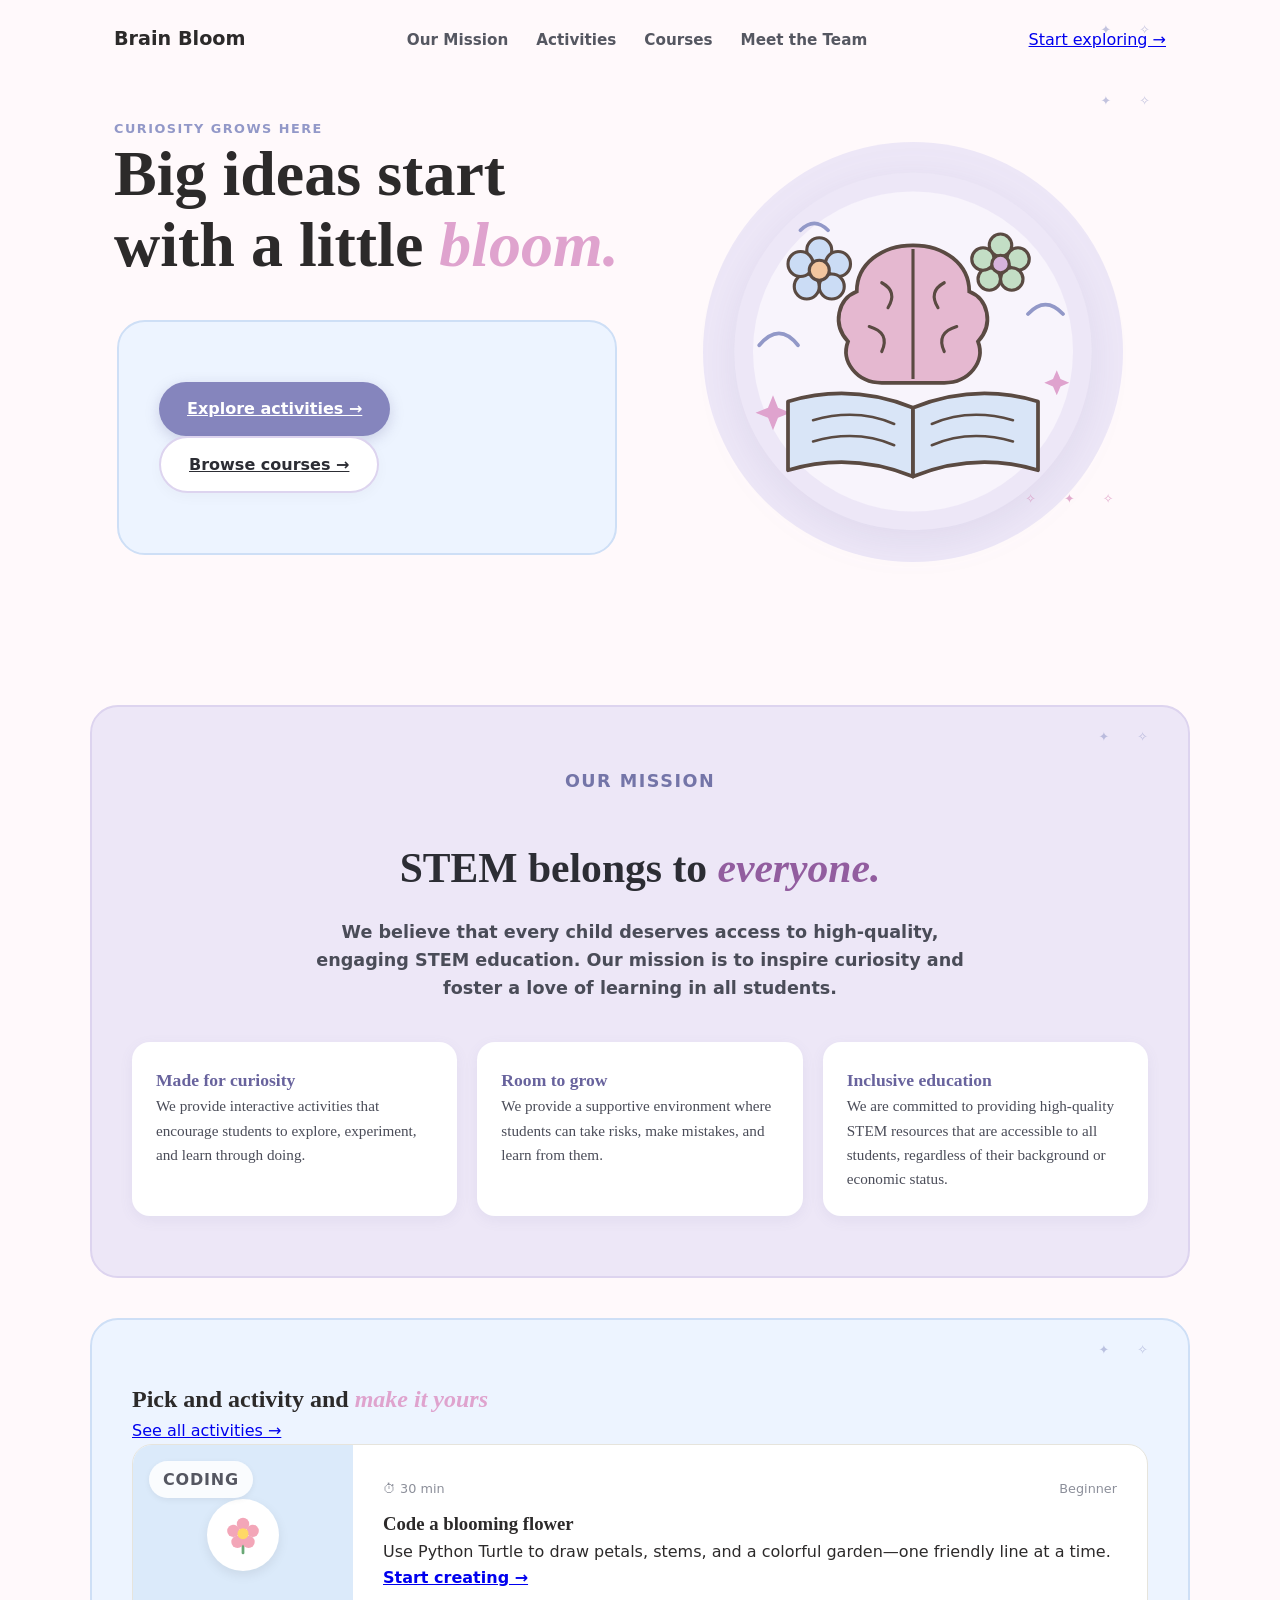
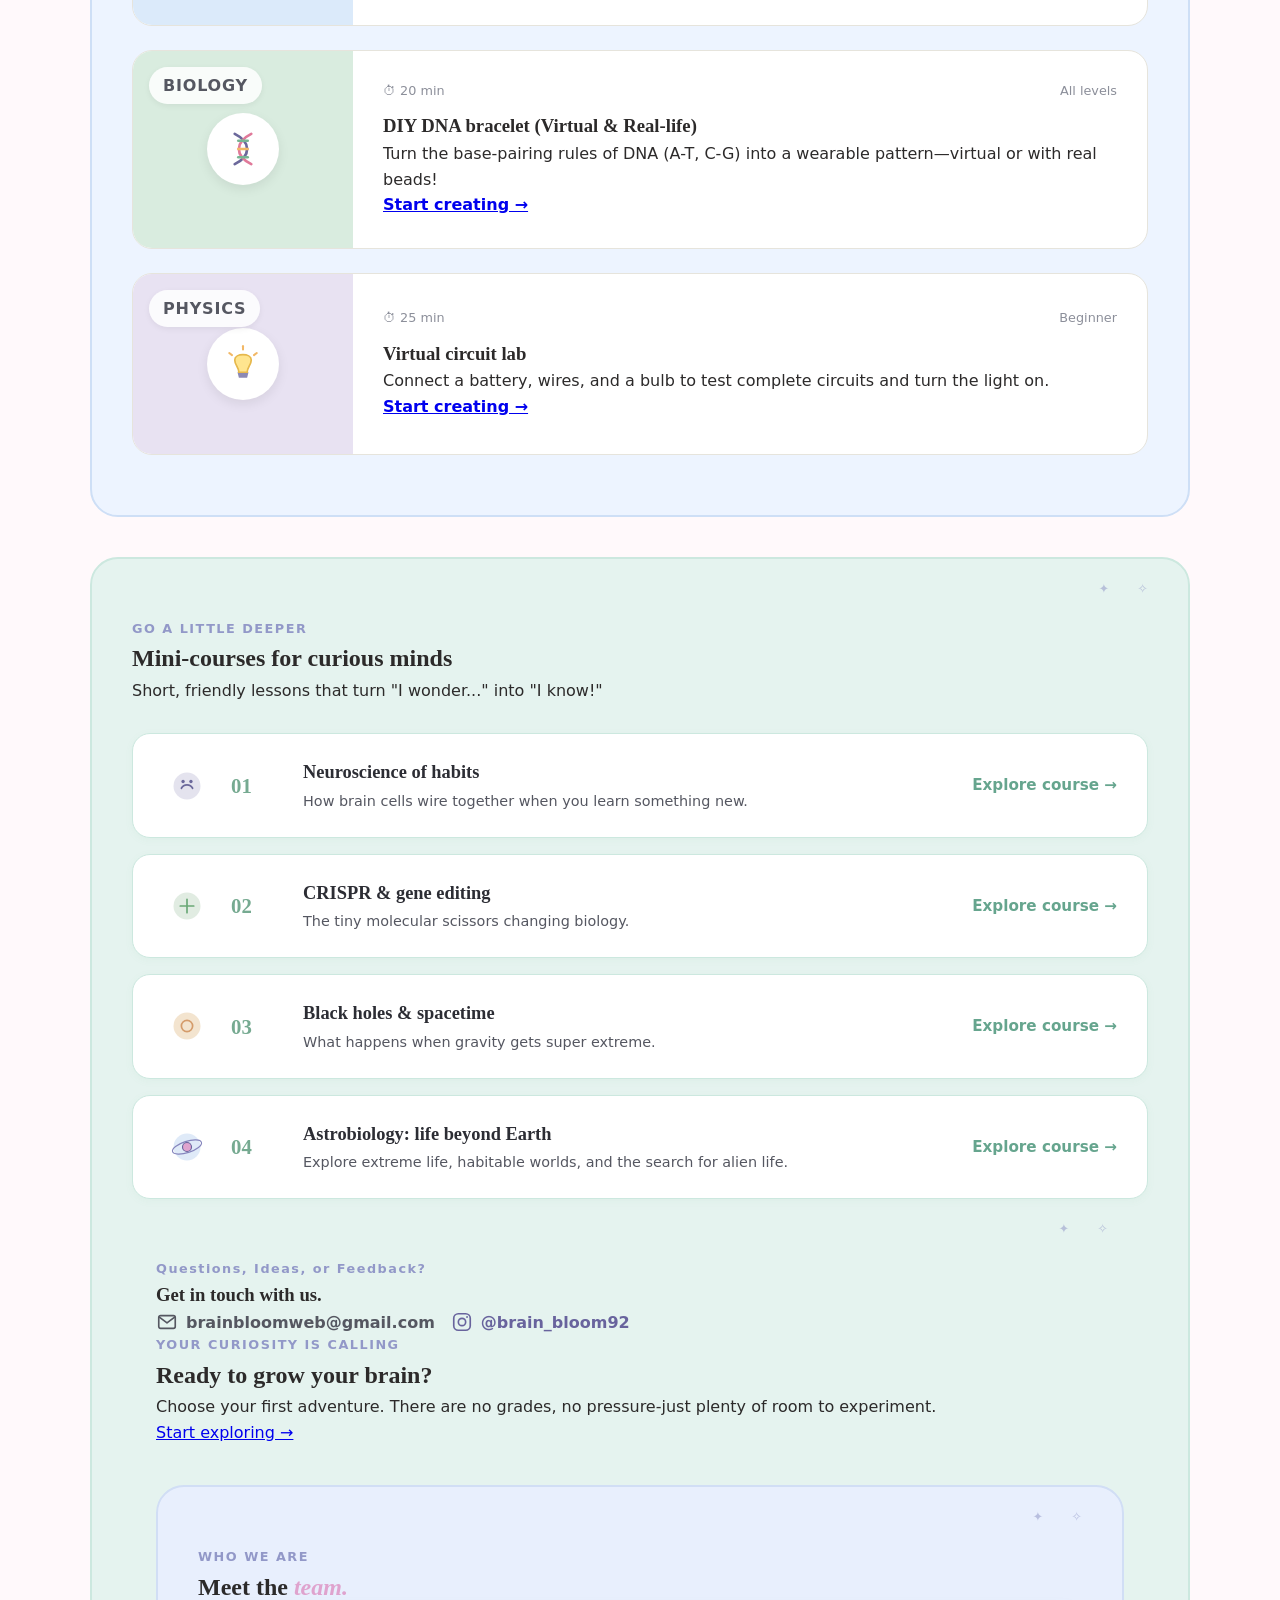
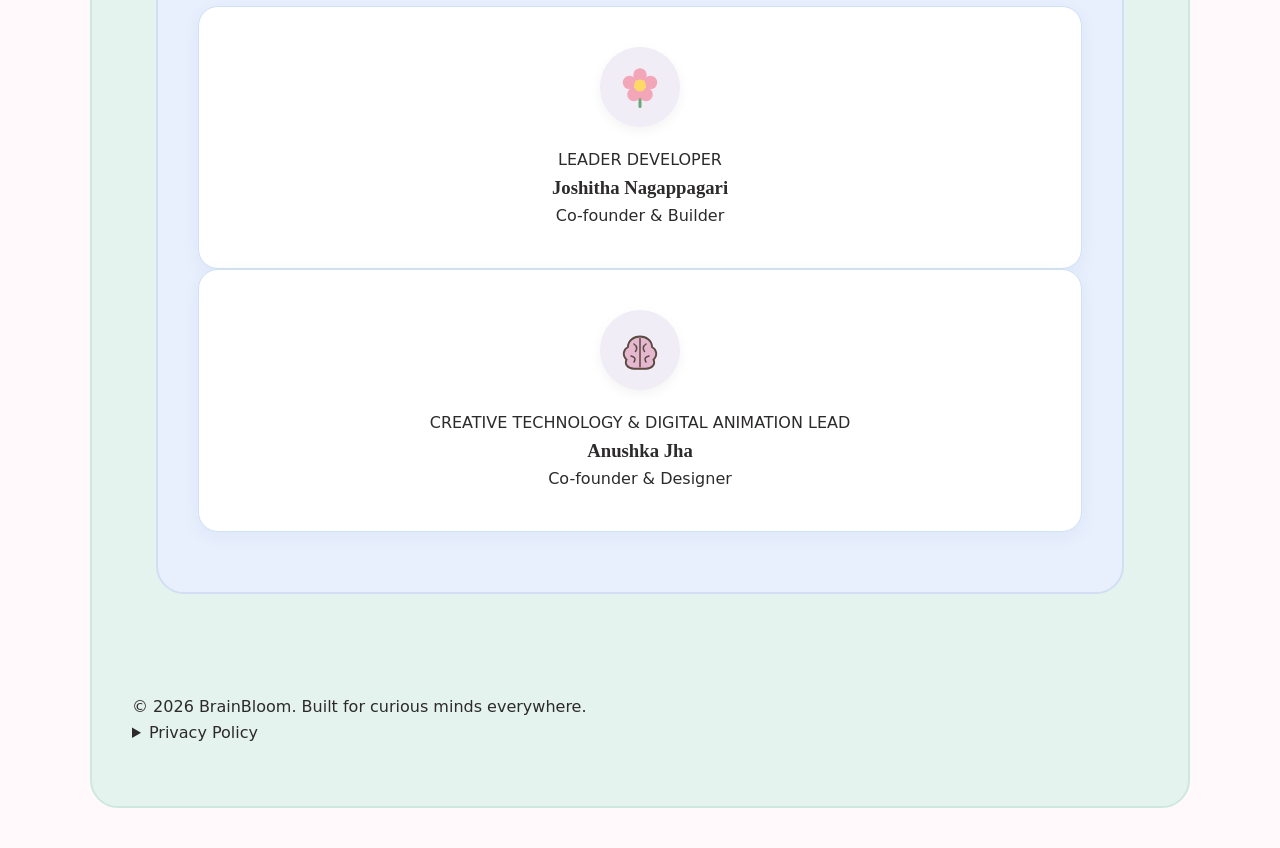
<file: index.html>
<!DOCTYPE html>
<html lang="en">
    <head></title>
        <meta name="google-site-verification" content="GcD1k9qpV2mT0ZJ0G-kSuce1GhQWL5Q63nrF2q7lxPg" />
        <meta charset="UTF-8">
        <meta name="viewport" content="width=device-width, initial-scale=1.0">
        <title>BrainBloom</title>
        <link rel="stylesheet" href="style.css">
    </head>
    <body>
        <header>
    <div class="logo">Brain Bloom</div>
    <nav>
        <ul>
            <li><a href="#mission">Our Mission</a></li>
            <li><a href="#activities">Activities</a></li>
            <li><a href="#courses">Courses</a></li>
            <li><a href="#team">Meet the Team</a></li>
        </ul>
    </nav>
    <a href="#activities" class="nav-cta">Start exploring →</a>
</header>
        <section class="hero">
            <!-- Left Side: Text and buttons -->
            <div class="hero-text">
                <p class="tagline">CURIOSITY GROWS HERE</p>
                <h1>Big ideas start with a little <em>bloom.</em></h1>
                <p class="Free, playful STEM activities and mini-courses for curious minds who love to make, question, and discover.</p>

                  <div class="hero-buttons">
    <a href="#activities" class="hero-btn primary">Explore activities →</a>
    <a href="#courses" class="hero-btn secondary">Browse courses →</a>
                       </div>
            </div>

            <!-- Right Side: Illustration -->
            <div class="hero-image">
    <!-- Custom Brain Bloom SVG Illustration -->
    <svg viewBox="0 0 320 300" width="400" height="375" role="img" aria-label="A smiling brain with flowers growing from an open book" xmlns="http://www.w3.org/2000/svg">
        <circle cx="160" cy="150" r="143" fill="#ede7f7"/>
        <circle cx="160" cy="150" r="128" fill="#f8f4fc"/>
        <path d="M37 145 Q53 126 68 145 M252 120 Q266 105 280 120 M70 53 Q81 42 92 53" fill="none" stroke="#9298c8" stroke-width="3" stroke-linecap="round"/>
        <path d="M48 185 L52 195 L62 199 L52 203 L48 213 L44 203 L34 199 L44 195 Z M275 165 L278 172 L285 175 L278 178 L275 185 L272 178 L265 175 L272 172 Z" fill="#dfa3ce"/>
        <!-- Back Flower (Left - Sky Blue) -->
        <g transform="translate(85, 85)">
            <circle cx="0" cy="-16" r="10" fill="#cbdcf5" stroke="#5a4a42" stroke-width="2.5"/>
            <circle cx="15" cy="-5" r="10" fill="#cbdcf5" stroke="#5a4a42" stroke-width="2.5"/>
            <circle cx="10" cy="13" r="10" fill="#cbdcf5" stroke="#5a4a42" stroke-width="2.5"/>
            <circle cx="-10" cy="13" r="10" fill="#cbdcf5" stroke="#5a4a42" stroke-width="2.5"/>
            <circle cx="-15" cy="-5" r="10" fill="#cbdcf5" stroke="#5a4a42" stroke-width="2.5"/>
            <circle cx="0" cy="0" r="8" fill="#f3c69f" stroke="#5a4a42" stroke-width="2.5"/>
        </g>
        <!-- Back Flower (Right - Mint) -->
        <g transform="translate(230, 80)">
            <circle cx="0" cy="-15" r="9" fill="#c3dec5" stroke="#5a4a42" stroke-width="2.5"/>
            <circle cx="14" cy="-4" r="9" fill="#c3dec5" stroke="#5a4a42" stroke-width="2.5"/>
            <circle cx="9" cy="12" r="9" fill="#c3dec5" stroke="#5a4a42" stroke-width="2.5"/>
            <circle cx="-9" cy="12" r="9" fill="#c3dec5" stroke="#5a4a42" stroke-width="2.5"/>
            <circle cx="-14" cy="-4" r="9" fill="#c3dec5" stroke="#5a4a42" stroke-width="2.5"/>
            <circle cx="0" cy="0" r="7" fill="#d7b3dc" stroke="#5a4a42" stroke-width="2.5"/>
        </g>
        <!-- Pink Brain -->
        <path d="M160 65 C135 65, 115 80, 115 102 C100 108, 95 128, 108 142 C102 158, 115 175, 135 175 L185 175 C205 175, 218 158, 212 142 C225 128, 220 108, 205 102 C205 80, 185 65, 160 65 Z" fill="#e5b8d0" stroke="#5a4a42" stroke-width="3"/>
        <!-- Brain Squiggles & Center Line -->
        <line x1="160" y1="68" x2="160" y2="172" stroke="#5a4a42" stroke-width="2.5"/>
        <path d="M135 95 Q148 102 140 115 M125 130 Q142 135 135 150 M185 95 Q172 102 180 115 M195 130 Q178 135 185 150" fill="none" stroke="#5a4a42" stroke-width="2.5" stroke-linecap="round"/>
        <!-- Open Book -->
        <path d="M60 190 Q110 175 160 195 L160 250 Q110 230 60 245 Z" fill="#d9e5f7" stroke="#5a4a42" stroke-width="3" stroke-linejoin="round"/>
        <path d="M260 190 Q210 175 160 195 L160 250 Q210 230 260 245 Z" fill="#d9e5f7" stroke="#5a4a42" stroke-width="3" stroke-linejoin="round"/>
        <!-- Book Page Lines -->
        <path d="M80 205 Q115 195 145 208 M80 222 Q115 212 145 225 M240 205 Q205 195 175 208 M240 222 Q205 212 175 225" fill="none" stroke="#5a4a42" stroke-width="2" stroke-linecap="round"/>
    </svg>
</div>
               
        </section>
        <section id="mission" class="mission">
            <p class="tagline">OUR MISSION</p>
            <h2>STEM belongs to <em>everyone.</em></h2>
            <p>We believe that every child deserves access to high-quality, engaging STEM education. Our mission is to inspire curiosity and foster a love of learning in all students.</p>

            <!-- Three Pillars -->
            <div class="pillars">
                <div class="pillar">
                    <h3>Made for curiosity
                    <p>We provide interactive activities that encourage students to explore, experiment, and learn through doing.</p>
                </div>
                <div class="pillar">
                    <h3>Room to grow
                    <p>We provide a supportive environment where students can take risks, make mistakes, and learn from them.</p>
                </div>
                <div class="pillar">
                    <h3>Inclusive education
                    <p>We are committed to providing high-quality STEM resources that are accessible to all students, regardless of their background or economic status.</p>
                </div>
        </section>
        <!-- ACTIVITIES SECTION (ADD MORE ACTIVITIES LATER) -->
        <section id="activities" class="activities">
            <div class="section-header">
                <h2>Pick and activity and <em>make it yours</em></h2>
                <a href="#all-activities">See all activities &rarr;</a>
            </div>

            <!-- Container for all 3 cards -->
            <div class="cards-grid">

               <div class="cards-grid">
    
   <div class="cards-grid">
    
    <!-- Card 1: Python Flower -->
    <article class="card" onclick="openModal('python', event)">
        <div class="card-banner blue">
            <span class="badge">CODING</span>
            <div class="card-icon">
                <svg viewBox="0 0 64 64" width="44" height="44">
                    <line x1="32" y1="32" x2="32" y2="58" stroke="#6aa876" stroke-width="4" stroke-linecap="round"/>
                    <circle cx="32" cy="16" r="9" fill="#f3a6b8"/>
                    <circle cx="46" cy="26" r="9" fill="#f3a6b8"/>
                    <circle cx="40" cy="42" r="9" fill="#f3a6b8"/>
                    <circle cx="24" cy="42" r="9" fill="#f3a6b8"/>
                    <circle cx="18" cy="26" r="9" fill="#f3a6b8"/>
                    <circle cx="32" cy="30" r="8" fill="#ffd966"/>
                </svg>
            </div>
        </div>
        <div class="card-body">
            <div class="card-meta-row">
                <span>⏱ 30 min</span>
                <span>Beginner</span>
            </div>
            <h3>Code a blooming flower</h3>
            <p>Use Python Turtle to draw petals, stems, and a colorful garden—one friendly line at a time.</p>
            <a href="javascript:void(0)">Start creating →</a>
        </div>
    </article>

    <!-- Card 2: DNA Bracelet -->
    <article class="card" onclick="openModal('dna', event)">
        <div class="card-banner mint">
            <span class="badge">BIOLOGY</span>
            <div class="card-icon">
                <svg viewBox="0 0 64 64" width="44" height="44">
                    <path d="M20 10 C44 22, 44 42, 20 54" fill="none" stroke="#6b689b" stroke-width="4" stroke-linecap="round"/>
                    <path d="M44 10 C20 22, 20 42, 44 54" fill="none" stroke="#e07a9a" stroke-width="4" stroke-linecap="round"/>
                    <line x1="25" y1="20" x2="39" y2="20" stroke="#76b593" stroke-width="3.5" stroke-linecap="round"/>
                    <line x1="25" y1="32" x2="39" y2="32" stroke="#f2b866" stroke-width="3.5" stroke-linecap="round"/>
                    <line x1="25" y1="44" x2="39" y2="44" stroke="#76b593" stroke-width="3.5" stroke-linecap="round"/>
                </svg>
            </div>
        </div>
        <div class="card-body">
            <div class="card-meta-row">
                <span>⏱ 20 min</span>
                <span>All levels</span>
            </div>
            <h3>DIY DNA bracelet (Virtual & Real-life)</h3>
            <p>Turn the base-pairing rules of DNA (A-T, C-G) into a wearable pattern—virtual or with real beads!</p>
            <a href="javascript:void(0)">Start creating →</a>
        </div>
    </article>

    <!-- Card 3: Virtual Circuit -->
    <article class="card" onclick="openModal('circuit', event)">
        <div class="card-banner lavender">
            <span class="badge">PHYSICS</span>
            <div class="card-icon">
                <svg viewBox="0 0 64 64" width="44" height="44">
                    <path d="M24 44 L40 44 L38 52 L26 52 Z" fill="#8c89b4"/>
                    <path d="M20 26 C20 16, 44 16, 44 26 C44 33, 38 37, 38 44 L26 44 C26 37, 20 33, 20 26 Z" fill="#ffe58f" stroke="#e6b84c" stroke-width="2.5"/>
                    <line x1="32" y1="6" x2="32" y2="11" stroke="#f2b866" stroke-width="3" stroke-linecap="round"/>
                    <line x1="12" y1="16" x2="16" y2="19" stroke="#f2b866" stroke-width="3" stroke-linecap="round"/>
                    <line x1="52" y1="16" x2="48" y2="19" stroke="#f2b866" stroke-width="3" stroke-linecap="round"/>
                </svg>
            </div>
        </div>
        <div class="card-body">
            <div class="card-meta-row">
                <span>⏱ 25 min</span>
                <span>Beginner</span>
            </div>
            <h3>Virtual circuit lab</h3>
            <p>Connect a battery, wires, and a bulb to test complete circuits and turn the light on.</p>
            <a href="javascript:void(0)">Start creating →</a>
        </div>
    </article>

</div>
</div>
    </article>


            </div>
            <!-- PLACEHOLDER: Paste interactive Python, DNA, and circuit mini-apps right here later!-->
        </section>

        <!-- MINI-COURSES SECTION (ADD MORE COURSES LATER) -->
        <section id="courses" class="courses">
            <div class="section-header">
                <div>
                    <p class="tagline">GO A LITTLE DEEPER</p>
                    <h2>Mini-courses for curious minds</h2>
                </div>
                <p>Short, friendly lessons that turn "I wonder..." into "I know!"</p>
            </div>

            <!-- COURSE LIST -->
           <div class="course-list">
    
    <!-- Course 1 -->
    <div class="course-item" onclick="openModal('neuro', event)">
        <div class="course-left">
            <div class="course-icon">
                <svg viewBox="0 0 64 64" width="36" height="36">
                    <circle cx="32" cy="32" r="24" fill="#e4e3ee"/>
                    <path d="M22 36 C26 28, 38 28, 42 36" fill="none" stroke="#6b689b" stroke-width="3" stroke-linecap="round"/>
                    <circle cx="25" cy="24" r="3" fill="#6b689b"/>
                    <circle cx="39" cy="24" r="3" fill="#6b689b"/>
                </svg>
            </div>
            <span class="course-number">01</span>
            <div class="course-info">
                <h3>Neuroscience of habits</h3>
                <p>How brain cells wire together when you learn something new.</p>
            </div>
        </div>
        <a href="javascript:void(0)">Explore course →</a>
    </div>

    <!-- Course 2 -->
    <div class="course-item" onclick="openModal('crispr', event)">
        <div class="course-left">
            <div class="course-icon">
                <svg viewBox="0 0 64 64" width="36" height="36">
                    <circle cx="32" cy="32" r="24" fill="#e1ece2"/>
                    <path d="M20 32 L44 32 M32 20 L32 44" stroke="#6aa876" stroke-width="3" stroke-linecap="round"/>
                </svg>
            </div>
            <span class="course-number">02</span>
            <div class="course-info">
                <h3>CRISPR & gene editing</h3>
                <p>The tiny molecular scissors changing biology.</p>
            </div>
        </div>
        <a href="javascript:void(0)">Explore course →</a>
    </div>

    <!-- Course 3 -->
    <div class="course-item" onclick="openModal('blackholes', event)">
        <div class="course-left">
            <div class="course-icon">
                <svg viewBox="0 0 64 64" width="36" height="36">
                    <circle cx="32" cy="32" r="24" fill="#f3e4cf"/>
                    <circle cx="32" cy="32" r="10" fill="none" stroke="#d49b6a" stroke-width="3"/>
                </svg>
            </div>
            <span class="course-number">03</span>
            <div class="course-info">
                <h3>Black holes & spacetime</h3>
                <p>What happens when gravity gets super extreme.</p>
            </div>
        </div>
        <a href="javascript:void(0)">Explore course →</a>
    </div>

    <!-- Course 4 -->
    <div class="course-item" onclick="openModal('astrobiology', event)">
        <div class="course-left">
            <div class="course-icon">
                <svg viewBox="0 0 64 64" width="36" height="36" aria-hidden="true">
                    <circle cx="32" cy="32" r="24" fill="#dfeaf8"/>
                    <circle cx="32" cy="32" r="8" fill="#dfa3ce" stroke="#68639d" stroke-width="2"/>
                    <ellipse cx="32" cy="32" rx="27" ry="10" fill="none" stroke="#8585bd" stroke-width="2" transform="rotate(-18 32 32)"/>
                </svg>
            </div>
            <span class="course-number">04</span>
            <div class="course-info">
                <h3>Astrobiology: life beyond Earth</h3>
                <p>Explore extreme life, habitable worlds, and the search for alien life.</p>
            </div>
        </div>
        <a href="javascript:void(0)">Explore course →</a>
    </div>

</div>


            <!-- INSTAGRAM & CALL TO ACTION -->
            <section class="cta-section">

                <!-- Instagram box -->
                <div class="social-banner">
                    <div>
                        <p class="tagline">Questions, Ideas, or Feedback?</p>
                        <h3>Get in touch with us.</h3>
                    </div>
                   <div class="social-links">
                        <div class="social-contact">
                            <svg class="social-icon" viewBox="0 0 24 24" aria-hidden="true">
                                <rect x="3" y="5" width="18" height="14" rx="2"></rect>
                                <path d="m4 7 8 6 8-6"></path>
                            </svg>
                            <span>brainbloomweb@gmail.com</span>
                        </div>
                        <a href="https://instagram.com/brain_bloom92" class="social-contact social-link" target="_blank" rel="noopener noreferrer">
                            <svg class="social-icon" viewBox="0 0 24 24" aria-hidden="true">
                                <rect x="3" y="3" width="18" height="18" rx="5"></rect>
                                <circle cx="12" cy="12" r="4"></circle>
                                <circle class="icon-dot" cx="17.5" cy="6.5" r="1"></circle>
                            </svg>
                            <span>@brain_bloom92</span>
                        </a>
                    </div>
                </div>

                <!-- Green Banner -->
                <div class="grow-banner">
                    <p class="tagline">YOUR CURIOSITY IS CALLING</p>
                    <h2>Ready to grow your brain?</h2>
                    <p>Choose your first adventure. There are no grades, no pressure-just plenty of room to experiment.</p>
                    <a href="#activities" class="button">Start exploring &rarr;</a>
                </div>
                <section class="team" id="team">
    <div class="section-header">
        <div>
            <p class="tagline">WHO WE ARE</p>
            <h2>Meet the <em>team.</em></h2>
        </div>
    </div>
    
    <div class="team-grid">
        
        <!-- Joshitha's Card -->
        <div class="team-card">
            <div class="team-avatar">
                <!-- Flower SVG for Joshitha -->
                <svg viewBox="0 0 64 64" width="48" height="48">
                    <line x1="32" y1="32" x2="32" y2="58" stroke="#6aa876" stroke-width="4" stroke-linecap="round"/>
                    <circle cx="32" cy="16" r="9" fill="#f3a6b8"/>
                    <circle cx="46" cy="26" r="9" fill="#f3a6b8"/>
                    <circle cx="40" cy="42" r="9" fill="#f3a6b8"/>
                    <circle cx="24" cy="42" r="9" fill="#f3a6b8"/>
                    <circle cx="18" cy="26" r="9" fill="#f3a6b8"/>
                    <circle cx="32" cy="30" r="8" fill="#ffd966"/>
                </svg>
            </div>
            <p class="role">LEADER DEVELOPER</p>
            <h3>Joshitha Nagappagari</h3>
            <p class="grade">Co-founder & Builder</p>
        </div>

        <!-- Anushka's Card -->
        <div class="team-card">
            <div class="team-avatar">
                <!-- Brain SVG for Anushka -->
                <svg viewBox="0 0 64 64" width="48" height="48">
                    <path d="M32 14 C23 14, 16 20, 16 28 C10 31, 8 39, 14 45 C11 51, 16 57, 24 57 L40 57 C48 57, 53 51, 50 45 C56 39, 54 31, 48 28 C48 20, 41 14, 32 14 Z" fill="#e5b8d0" stroke="#5a4a42" stroke-width="2.5"/>
                    <line x1="32" y1="16" x2="32" y2="55" stroke="#5a4a42" stroke-width="2"/>
                    <path d="M24 24 Q30 28 26 34 M20 40 Q28 42 24 48 M40 24 Q34 28 38 34 M44 40 Q36 42 40 48" fill="none" stroke="#5a4a42" stroke-width="2" stroke-linecap="round"/>
                </svg>
            </div>
            <p class="role">CREATIVE TECHNOLOGY & DIGITAL ANIMATION LEAD</p>
            <h3>Anushka Jha</h3>
            <p class="grade">Co-founder & Designer</p>
        </div>

    </div>
</section>
                </section>

                <!-- FOOTER -->
                <footer>
                    <p>&copy; 2026 BrainBloom. Built for curious minds everywhere.</p>
                    
                    <!-- Expandable Privacy Policy -->
                    <details>
                        <summary>Privacy Policy</summary>
                        <div class="privacy-content">
                            <h4>Privacy Policy (Last Updated: November 20, 2026)</h4>
                            <p><strong>1. Information We Collect:</strong> BrainBloom is a free educational website. We do not require accounts, passwords, or personal information from students.</p>
                            <p><strong>2. Third-Part Links:</strong> Our site links to external platforms like Instagram. Please review their privacy policies when visiting those sites.</p>
                        </div>
                </footer>
            </section>

                </div>
            </section>
               
              
                </article>
            </div>

<!-- INTERACTIVE POP-UP MODAL                   -->

<div id="activityModal" class="modal-overlay" onclick="closeModalOnOutsideClick(event)">
    <div class="modal-box">
        <button class="modal-close" onclick="closeModal()">×</button>
        <div id="modalContent"></div>
    </div>
</div>

<script>
    function shuffleQuizOptions(options) {
        const shuffled = options.slice();
        for (let index = shuffled.length - 1; index > 0; index--) {
            const swapIndex = Math.floor(Math.random() * (index + 1));
            const currentOption = shuffled[index];
            shuffled[index] = shuffled[swapIndex];
            shuffled[swapIndex] = currentOption;
        }
        return shuffled;
    }

    const quizQuestions = {
        "python-q": [
            "What does import turtle do?",
            "What angle makes 6 petals?",
            "Which programming tool repeats drawing?"
        ],
        "dna-q": [
            "What does A always pair with?",
            "What does DNA stand for?",
            "Which base pairs with C?"
        ],
        "circuit-q": [
            "Why does a bulb need a closed circuit?",
            "Is it safe to use wall outlets?",
            "What gives power to the circuit?"
        ],
        "neuro-q": [
            "What is a synapse?",
            "What coating helps signals travel faster?",
            "Which brain part helps coordination?",
            "Which brain part controls automatic functions?"
        ],
        "crispr-q": [
            "Why do bacteria use CRISPR?",
            "Which protein acts like scissors?",
            "How does Cas9 know where to cut?"
        ],
        "blackhole-q": [
            "Why cannot light escape a black hole?",
            "How can a black hole form?",
            "What is the name of the boundary around a black hole beyond which nothing can escape?"
        ],
        "astrobiology-q": [
            "What is astrobiology?",
            "What makes a star's habitable zone important?",
            "Which is an example of a biosignature?",
            "Why do scientists study extremophiles?"
        ]
    };

    function quizHtml(prefix, questions, answers) {
        return `
            <div class="lesson-box quiz-box">
                <h3>Quick Quiz</h3>
                ${questions.map((options, index) => `
                    <div class="quiz-question" data-question="${index}">
                        <p><strong>${index + 1}. ${quizQuestions[prefix][index]}</strong></p>
                        ${shuffleQuizOptions(options).map(option => `
                            <button class="dna-btn" onclick="checkQuizAnswer(this, ${option === answers[index]}, '${prefix}-feedback-${index}')">${option}</button>
                        `).join("")}
                        <p id="${prefix}-feedback-${index}" class="quiz-feedback"></p>
                    </div>
                `).join("")}
            </div>
        `;
    }

    function checkQuizAnswer(button, isCorrect, feedbackId) {
        const feedback = document.getElementById(feedbackId);
        const answerButtons = button.parentElement.querySelectorAll("button");
        for (let index = 0; index < answerButtons.length; index++) {
            answerButtons[index].style.opacity = "0.72";
        }
        button.style.opacity = "1";
        feedback.textContent = isCorrect ? "Correct! Great thinking." : "Not quite. Try another answer.";
        feedback.style.color = isCorrect ? "#4f806d" : "#82568f";
    }

    function showBrainFact(part) {
        const facts = {
            neurons: "<strong>Neurons</strong> send messages through axons and dendrites. One neuron passes a signal across a tiny gap called a synapse.",
            cerebellum: "<strong>The cerebellum</strong> helps with balance, coordination, and movement. Practice helps it build muscle memory.",
            brainstem: "<strong>The brain stem</strong> controls automatic jobs like breathing, heartbeat, and alertness."
        };
        document.getElementById("brainFact").innerHTML = facts[part];
    }

    const activitiesData = {
        python: {
            badge: "CODING ACTIVITY",
            title: "Code a Blooming Flower",
            html: `
                <p>Change the number of petals and petal color below, then click <strong>Run Python Code</strong> to draw your flower!</p>
                <div class="interactive-box">
                    <label>Petals: <input type="number" id="petalCount" value="8" min="3" max="20"></label>
                    <label>Color: 
                        <select id="petalColor">
                            <option value="#f3a6b8">Blossom Pink</option>
                            <option value="#b8b5e6">Lavender</option>
                            <option value="#ffd966">Sunflower Yellow</option>
                            <option value="#8fd3a8">Mint Green</option>
                        </select>
                    </label>
                    <button class="run-btn" onclick="drawFlower()">Run Python Code ▶</button>
                </div>
                <canvas id="flowerCanvas" width="260" height="260" style="background:#fff; border-radius:16px; border:1px solid #e6e4dc; display:block; margin:16px auto;"></canvas>
                <div class="lesson-box">
                    <h3>Little Python Lesson</h3>
                    <p><code>import turtle</code> brings in Python's drawing tool. A <code>for</code> loop repeats simple actions.</p>
                    <p>For 6 petals, each petal turn is <strong>60 degrees</strong> because 360 divided by 6 is 60.</p>
                </div>
                ${quizHtml("python-q", [
                    ["Loads Python's turtle drawing tools", "Creates a turtle variable", "Starts a loop that draws a shape"],
                    ["60 degrees", "30 degrees", "90 degrees"],
                    ["A for loop", "An if statement", "A variable"]
                ], ["Loads Python's turtle drawing tools", "60 degrees", "A for loop"])}
            `
        },
        dna: {
            badge: "BIOLOGY ACTIVITY",
            title: "DIY DNA Bracelet Builder",
            html: `
                <p>In DNA, <strong>A</strong> always pairs with <strong>T</strong>, and <strong>C</strong> always pairs with <strong>G</strong>. Click the bases below to build your bracelet strand!</p>
                <div class="interactive-box">
                    <button class="dna-btn" onclick="addBase('A','T','#f3a6b8','#ffd966')">Add A-T</button>
                    <button class="dna-btn" onclick="addBase('T','A','#ffd966','#f3a6b8')">Add T-A</button>
                    <button class="dna-btn" onclick="addBase('C','G','#8fd3a8','#9ec5f8')">Add C-G</button>
                    <button class="dna-btn" onclick="addBase('G','C','#9ec5f8','#8fd3a8')">Add G-C</button>
                    <button class="dna-btn" onclick="document.getElementById('dnaStrand').innerHTML=''" style="background:#eee; color:#333;">Reset</button>
                </div>
                <div id="dnaStrand" style="display:flex; gap:8px; flex-wrap:wrap; justify-content:center; padding:20px; background:#fff; border-radius:16px; min-height:80px; margin-top:14px; border:1px solid #e6e4dc;"></div>
                <div class="lesson-box">
                    <h3>Little DNA Lesson</h3>
                    <p>DNA is a set of instructions inside cells. Its four bases are <strong>A, T, C, and G</strong>.</p>
                    <p>DNA means <strong>deoxyribonucleic acid</strong>. These instructions help cells build and run living things.</p>
                </div>
                ${quizHtml("dna-q", [
                    ["Thymine (T)", "Cytosine (C)", "Guanine (G)"],
                    ["Deoxyribonucleic acid", "Deoxyribose nucleic arrangement", "Double-stranded nucleotide acid"],
                    ["G", "A", "T"]
                ], ["Thymine (T)", "Deoxyribonucleic acid", "G"])}
            `
        },
        circuit: {
            badge: "PHYSICS ACTIVITY",
            title: "Virtual Circuit Lab",
            html: `
                <div style="background:#fff3cd; border:2px solid #e6b84c; border-radius:14px; padding:14px; margin-bottom:14px;">
                    <strong>Safety Notice:</strong> Real electronics and wall outlets carry dangerous voltage. Never experiment with household outlets. Use this safe digital simulator only!
                </div>
                <p>A circuit needs a <strong>closed loop</strong> for electricity to flow from the battery to the bulb. Flip the switch to complete the circuit!</p>
                <div style="text-align:center; padding:24px; background:#fff; border-radius:16px; border:1px solid #e6e4dc; margin-top:14px;">
                    <p id="circuitStatus" style="margin:12px 0; font-weight:bold; color:#8c8f9a;">Circuit is OPEN (No electricity flowing)</p>
                    <button class="run-btn" onclick="toggleCircuit()">Flip Switch ⚡</button>
                </div>
                <div class="lesson-box">
                    <h3>Little Circuit Lesson</h3>
                    <p>A <strong>closed circuit</strong> is a complete path. A <strong>open circuit</strong> has a break, so electricity cannot flow.</p>
                    <p>The <strong>battery</strong> gives power. Wires carry electricity to the bulb, which is the load.</p>
                </div>
                ${quizHtml("circuit-q", [
                    ["Electric charge needs a complete path to flow", "The bulb needs extra time to warm up", "The battery only works when wires are longer"],
                    ["No, household outlets can cause severe electric shock", "Yes, if the wires are covered in plastic", "Yes, if the circuit uses a small bulb"],
                    ["A battery", "A switch", "A light bulb"]
                ], ["Electric charge needs a complete path to flow", "No, household outlets can cause severe electric shock", "A battery"])}
            `
        },
        neuro: {
            badge: "MINI-COURSE 01",
            title: "Neuroscience of Habits",
            html: `
                <p>Click a brain part to learn what it helps us do.</p>
                <div class="interactive-box">
                    <button class="dna-btn" onclick="showBrainFact('neurons')">Neurons</button>
                    <button class="dna-btn" onclick="showBrainFact('cerebellum')">Cerebellum</button>
                    <button class="dna-btn" onclick="showBrainFact('brainstem')">Brain Stem</button>
                </div>
                <div id="brainFact" class="lesson-box" style="margin-top:14px;">
                    <strong>Try a button above!</strong>
                </div>
                ${quizHtml("neuro-q", [
                    ["A junction where neurons pass messages", "The long part of a neuron that carries signals", "A coating around some nerve fibers"],
                    ["Myelin", "Melatonin", "Melanin"],
                    ["The cerebellum", "The brain stem", "The frontal lobe"],
                    ["The brain stem", "The cerebellum", "The hippocampus"]
                ], ["A junction where neurons pass messages", "Myelin", "The cerebellum", "The brain stem"])}
            `
        },
        crispr: {
            badge: "MINI-COURSE 02",
            title: "CRISPR & Gene Editing",
            html: `
                <p><strong>CRISPR</strong> is a tool that can help scientists change a specific part of DNA.</p>
                <div class="lesson-box">
                    <h3>1. Nature's Defense</h3>
                    <p>Bacteria use CRISPR like a tiny immune system. It helps them remember and cut virus DNA.</p>
                    <h3>2. Cas9</h3>
                    <p>The <strong>Cas9</strong> protein acts like molecular scissors. It follows a guide to a matching DNA spot and cuts it.</p>
                    <h3>3. Possible Uses</h3>
                    <p>Scientists may use CRISPR to study and treat genetic disorders or improve crops. It must be used carefully and safely.</p>
                </div>
                ${quizHtml("crispr-q", [
                    ["To recognize and help defend against viruses", "To copy all of their DNA before dividing", "To build proteins for digesting food"],
                    ["Cas9", "RNA polymerase", "DNA ligase"],
                    ["A guide RNA that matches the target", "A protein that attracts any nearby gene", "A signal that marks the end of a chromosome"]
                ], ["To recognize and help defend against viruses", "Cas9", "A guide RNA that matches the target"])}
            `
        },
        blackholes: {
            badge: "MINI-COURSE 03",
            title: "Black Holes & Spacetime",
            html: `
                <p><strong>Black hole:</strong> a place where gravity is so strong that even light cannot escape.</p>
                <div class="lesson-box">
                    <h3>How Does It Form?</h3>
                    <p>Some very massive stars collapse when they finish their life cycle.</p>
                    <h3>Event Horizon</h3>
                    <p>The event horizon is the boundary around a black hole. Past this point, escape is not possible.</p>
                    <h3>Gravity and Time</h3>
                    <p>Strong gravity affects how we measure time. It can make time run differently near a black hole.</p>
                </div>
                ${quizHtml("blackhole-q", [
                    ["Its gravity curves paths so strongly that light cannot escape", "It absorbs light like a dark-colored surface", "It is too far away for light to reach us"],
                    ["The core of a massive star collapses", "Two small planets freeze together", "A star expands and becomes hollow"],
                    ["The event horizon", "The singularity's orbit", "The accretion boundary"]
                ], ["Its gravity curves paths so strongly that light cannot escape", "The core of a massive star collapses", "The event horizon"])}
            `
        },
        astrobiology: {
            badge: "MINI-COURSE 04",
            title: "Astrobiology: Life Beyond Earth",
            html: `
                <p><strong>Astrobiology</strong> studies how life begins, evolves, and could exist beyond Earth.</p>
                <div class="lesson-box">
                    <h3>1. Life and Its Environment</h3>
                    <p>Scientists explore whether living things need water, energy, and the right chemical ingredients.</p>
                    <h3>2. Worlds that Could Be Habitable</h3>
                    <p>The habitable zone is the area around a star where liquid water may exist on a planet's surface.</p>
                    <h3>3. Signs of Life</h3>
                    <p>A biosignature is a pattern or substance that may be evidence of life, but scientists must carefully rule out nonliving explanations.</p>
                </div>
                ${quizHtml("astrobiology-q", [
                    ["The study of life in the universe", "The study of stars and galaxies", "The study of Earth's fossils"],
                    ["It may allow liquid water to exist on a planet", "It guarantees that every planet has life", "It means the planet is closest to its star"],
                    ["A pattern that could be evidence of life", "A crater created by a meteorite", "A rock that has never changed"],
                    ["They show how life might survive in extreme places", "They prove that all aliens look alike", "They explain how planets form"]
                ], ["The study of life in the universe", "It may allow liquid water to exist on a planet", "A pattern that could be evidence of life", "They show how life might survive in extreme places"])}
            `
        }
    };

    let circuitClosed = false;

    let currentModalKey = null;
    let currentModalPage = 0;

    function modalPages(key) {
        if (key === "python") {
            return [
                `
                    <div class="modal-page-grid">
                        <div class="lesson-box">
                            <h3>1. What Is Python Turtle?</h3>
                            <p><strong>Python Turtle</strong> is a beginner-friendly way to draw with code. It gives you a virtual turtle that can move, turn, and draw lines.</p>
                            <p>Commands tell the turtle what to do. <code>import turtle</code> loads the drawing tools.</p>
                        </div>
                        <div class="lesson-box">
                            <h3>2. Three Simple Coding Ideas</h3>
                            <p><strong>Variables</strong> store values, such as the number of petals or a chosen color.</p>
                            <p><strong>Loops</strong> repeat a set of instructions. A <code>for</code> loop can draw one petal many times.</p>
                            <p><strong>Angles</strong> turn the turtle. A full circle is 360 degrees.</p>
                        </div>
                    </div>
                `,
                `
                    <div class="modal-page-grid">
                        <div>
                            <h3>Simple Python-style Code</h3>
                            <p>This friendly example represents the commands that create the flower.</p>
                            <p>For 8 petals, the turtle turns 45 degrees after each petal. For 6 petals, it turns 60 degrees.</p>
                        </div>
                        <pre class="code-preview"><code><span class="lavender">import</span> turtle

petals = <span class="yellow">8</span>
color = <span class="pink">"pink"</span>

<span class="lavender">for</span> petal <span class="lavender">in</span> range(petals):
    turtle.draw_circle(color)
    turtle.turn(<span class="mint">360 / petals</span>)</code></pre>
                    </div>
                `,
                `
                    <div class="modal-page-grid">
                        <div class="lesson-box">
                            <h3>Create Your Flower</h3>
                            <p>Choose 3–20 petals and a pastel color. The canvas will show the complete flower.</p>
                            <p>Try changing the count and notice how each petal moves around the center.</p>
                        </div>
                        <div>
                            <div class="interactive-box">
                                <label>Petals: <input type="number" id="petalCount" value="8" min="3" max="20"></label>
                                <label>Color:
                                    <select id="petalColor">
                                        <option value="#f3a6b8">Pink</option>
                                        <option value="#b8b5e6">Lavender</option>
                                        <option value="#ffd966">Yellow</option>
                                        <option value="#8fd3a8">Mint</option>
                                    </select>
                                </label>
                                <button class="run-btn" onclick="drawFlower()">Run Code ▶</button>
                            </div>
                            <canvas id="flowerCanvas" width="260" height="260" style="background:#fff; border-radius:16px; border:1px solid #e6e4dc; display:block; margin:16px auto;"></canvas>
                        </div>
                    </div>
                `,
                quizHtml("python-q", [
                    ["Loads Python's turtle drawing tools", "Creates a turtle variable", "Starts a loop that draws a shape"],
                    ["60 degrees", "30 degrees", "90 degrees"],
                    ["A for loop", "An if statement", "A variable"]
                ], ["Loads Python's turtle drawing tools", "60 degrees", "A for loop"])
            ];
        }
        if (key === "dna") {
            return [
                `
                    <div class="modal-page-grid">
                        <div class="lesson-box">
                            <h3>1. What Is DNA?</h3>
                            <p><strong>DNA</strong>, or deoxyribonucleic acid, is the instruction library found inside living cells.</p>
                            <p>It tells cells how to build proteins and helps pass traits from parents to offspring.</p>
                        </div>
                        <div class="lesson-box">
                            <h3>2. The Four Bases</h3>
                            <p>DNA has four chemical bases: <strong>Adenine (A)</strong>, <strong>Thymine (T)</strong>, <strong>Cytosine (C)</strong>, and <strong>Guanine (G)</strong>.</p>
                            <p>The bases form pairs that hold the two DNA strands together.</p>
                        </div>
                    </div>
                `,
                `
                    <div class="modal-page-grid">
                        <div class="lesson-box">
                            <h3>How Base Pairing Works</h3>
                            <p><strong>A always pairs with T.</strong></p>
                            <p><strong>C always pairs with G.</strong></p>
                            <p>Think of them as matching puzzle pieces. A sequence on one side helps determine the bases on the opposite side.</p>
                        </div>
                        <div class="interactive-box">
                            <button class="dna-btn" onclick="addBase('A','T','#f3a6b8','#9ec5f8')">A-T</button>
                            <button class="dna-btn" onclick="addBase('T','A','#9ec5f8','#f3a6b8')">T-A</button>
                            <button class="dna-btn" onclick="addBase('C','G','#8fd3a8','#d7b3dc')">C-G</button>
                            <button class="dna-btn" onclick="addBase('G','C','#d7b3dc','#8fd3a8')">G-C</button>
                            <button class="dna-btn" onclick="document.getElementById('dnaStrand').innerHTML=''">Reset</button>
                            <div id="dnaStrand" style="display:flex; width:100%; gap:8px; flex-wrap:wrap; justify-content:center; padding:20px; background:#fff; border-radius:16px; min-height:80px;"></div>
                        </div>
                    </div>
                `,
                quizHtml("dna-q", [
                    ["Thymine (T)", "Cytosine (C)", "Guanine (G)"],
                    ["Deoxyribonucleic acid", "Deoxyribose nucleic acid", "Deoxyribonucleotide chain"],
                    ["G", "A", "T"]
                ], ["Thymine (T)", "Deoxyribonucleic acid", "G"])
            ];
        }
        if (key === "circuit") {
            return [
                `
                    <div class="lesson-box one-column">
                        <strong>Safety Notice:</strong> Real electronics and wall outlets carry dangerous voltage. Never experiment with household outlets. Use this safe digital simulator only.
                    </div>
                    <div class="modal-page-grid" style="margin-top:16px;">
                        <div class="lesson-box">
                            <h3>Battery</h3>
                            <p>The battery is the power source. It creates a push that moves electric charge around the circuit.</p>
                        </div>
                        <div class="lesson-box">
                            <h3>Wires</h3>
                            <p>Wires provide a conductive path. Electricity needs a complete route back to the battery.</p>
                        </div>
                        <div class="lesson-box">
                            <h3>Switch and Load</h3>
                            <p>The switch opens or closes the route. The bulb is a load that changes electrical energy into light and heat.</p>
                        </div>
                    </div>
                `,
                `
                    <div class="modal-page-grid">
                        <div class="lesson-box">
                            <h3>Circuit Diagram</h3>
                            <p>A circuit must form a <strong>closed loop</strong>. The battery pushes current through the wires, switch, and bulb, then back to the battery.</p>
                            <p>If the switch opens or a wire disconnects, the loop is broken and the bulb stays off.</p>
                        </div>
                        <svg class="modal-diagram" viewBox="0 0 500 300" width="100%" role="img" aria-label="Diagram of a battery, switch, wires, and bulb circuit" style="background:#fff; border:1px solid #ddd4ef; border-radius:18px;">
                            <rect x="45" y="62" width="410" height="190" rx="12" fill="#edf4ff" stroke="#8585bd" stroke-width="4"/>
                            <line x1="45" y1="252" x2="45" y2="62" stroke="#68639d" stroke-width="8"/>
                            <line x1="455" y1="252" x2="455" y2="62" stroke="#68639d" stroke-width="8"/>
                            <rect x="32" y="105" width="26" height="90" rx="5" fill="#f3a6b8" stroke="#5a4a42" stroke-width="3"/>
                            <line x1="45" y1="105" x2="45" y2="75" stroke="#5a4a42" stroke-width="4"/>
                            <line x1="45" y1="195" x2="45" y2="225" stroke="#5a4a42" stroke-width="4"/>
                            <line x1="455" y1="62" x2="340" y2="62" stroke="#68639d" stroke-width="7"/>
                            <line x1="270" y1="62" x2="45" y2="62" stroke="#68639d" stroke-width="7"/>
                            <circle cx="270" cy="62" r="8" fill="#fff" stroke="#68639d" stroke-width="4"/>
                            <circle cx="340" cy="62" r="8" fill="#fff" stroke="#68639d" stroke-width="4"/>
                            <circle cx="305" cy="62" r="3" fill="#68639d"/>
                            <line x1="270" y1="62" x2="332" y2="35" stroke="#68639d" stroke-width="6"/>
                            <circle cx="380" cy="180" r="48" fill="#fff" stroke="#5a4a42" stroke-width="4"/>
                            <path d="M360 180 Q380 160 400 180 M380 160 Q380 210 380 225" fill="none" stroke="#d7b3dc" stroke-width="5"/>
                            <text x="378" y="200" text-anchor="middle" font-size="18" fill="#68639d" font-weight="bold">Bulb</text>
                            <text x="45" y="100" text-anchor="middle" font-size="16" fill="#68639d" font-weight="bold">+</text>
                            <text x="45" y="218" text-anchor="middle" font-size="16" fill="#68639d" font-weight="bold">−</text>
                            <text x="305" y="25" text-anchor="middle" font-size="18" fill="#68639d" font-weight="bold">Switch</text>
                            <text x="45" y="276" text-anchor="middle" font-size="17" fill="#68639d" font-weight="bold">Battery</text>
                        </svg>
                    </div>
                `,
                `
                    <div class="modal-page-grid">
                        <div class="lesson-box">
                            <h3>Build the Circuit</h3>
                            <p>Use the switch below. The moving switch arm and glowing bulb show whether the path is open or closed.</p>
                            <p id="circuitStatus" style="margin-top:12px; font-weight:bold; color:#8c8f9a;">Circuit is OPEN</p>
                            <button class="run-btn" onclick="toggleCircuit()">Flip Switch ⚡</button>
                        </div>
                        <svg class="modal-diagram" id="interactiveCircuit" viewBox="0 0 500 300" width="100%" role="img" aria-label="Interactive circuit diagram" style="background:#fff; border:1px solid #ddd4ef; border-radius:18px;">
                            <rect x="45" y="62" width="410" height="190" rx="12" fill="#edf4ff" stroke="#8585bd" stroke-width="4"/>
                            <line x1="45" y1="252" x2="45" y2="62" stroke="#68639d" stroke-width="8"/>
                            <line x1="455" y1="252" x2="455" y2="62" stroke="#68639d" stroke-width="8"/>
                            <rect x="32" y="105" width="26" height="90" rx="5" fill="#f3a6b8" stroke="#5a4a42" stroke-width="3"/>
                            <line x1="45" y1="105" x2="45" y2="75" stroke="#5a4a42" stroke-width="4"/>
                            <line x1="45" y1="195" x2="45" y2="225" stroke="#5a4a42" stroke-width="4"/>
                            <line x1="455" y1="62" x2="340" y2="62" stroke="#68639d" stroke-width="7"/>
                            <line x1="270" y1="62" x2="45" y2="62" stroke="#68639d" stroke-width="7"/>
                            <circle cx="270" cy="62" r="8" fill="#fff" stroke="#68639d" stroke-width="4"/>
                            <circle cx="340" cy="62" r="8" fill="#fff" stroke="#68639d" stroke-width="4"/>
                            <line id="switchArm" x1="270" y1="62" x2="332" y2="35" stroke="#68639d" stroke-width="6"/>
                            <circle id="switchGap" cx="306" cy="50" r="7" fill="#fff3f0" stroke="#82568f" stroke-width="3"/>
                            <circle id="diagramBulb" cx="380" cy="180" r="48" fill="#dfeaf8" stroke="#5a4a42" stroke-width="4"/>
                            <path d="M360 180 Q380 160 400 180 M380 160 Q380 210 380 225" fill="none" stroke="#d7b3dc" stroke-width="5"/>
                            <text x="378" y="200" text-anchor="middle" font-size="18" fill="#68639d" font-weight="bold">Bulb</text>
                            <text x="305" y="25" text-anchor="middle" font-size="18" fill="#68639d" font-weight="bold">Switch</text>
                            <text x="45" y="276" text-anchor="middle" font-size="17" fill="#68639d" font-weight="bold">Battery</text>
                        </svg>
                    </div>
                `,
                quizHtml("circuit-q", [
                    ["Electric charge needs a complete path to flow", "The battery must be connected to the bulb's glass", "The switch must stay open while current flows"],
                    ["No, wall outlets use dangerous high voltage", "No, household current is too weak to power a small circuit", "No, wall outlets are designed only for large appliances"],
                    ["A battery", "A switch", "A light bulb"]
                ], ["Electric charge needs a complete path to flow", "No, wall outlets use dangerous high voltage", "A battery"])
            ];
        }
        if (key === "neuro") {
            return [
                `
                    <div class="modal-page-grid">
                        <div class="lesson-box">
                            <h3>Neurons</h3>
                            <p><strong>Neurons</strong> are special cells that send information through the nervous system.</p>
                            <p><strong>Dendrites</strong> receive signals. <strong>Axons</strong> carry signals toward other cells.</p>
                        </div>
                        <div class="lesson-box">
                            <h3>Synapses and Myelin</h3>
                            <p>At a <strong>synapse</strong>, one neuron sends a chemical or electrical message to another.</p>
                            <p><strong>Myelin</strong> is a fatty coating that helps messages travel quickly and reliably.</p>
                        </div>
                    </div>
                `,
                `
                    <div class="modal-page-grid">
                        <div class="lesson-box"><h3>Cerebellum</h3><p>Helps with balance, posture, coordination, and smooth movement. Repeated practice strengthens useful movement patterns.</p></div>
                        <div class="lesson-box"><h3>Brain Stem</h3><p>Controls automatic jobs such as breathing, heartbeat, digestion, and sleep-wake alertness.</p></div>
                        <div class="lesson-box"><h3>How Habits Form</h3><p>Practice creates a cue-routine-reward loop. Useful pathways become easier to use as the brain strengthens repeated connections.</p></div>
                        <svg class="modal-diagram" viewBox="0 0 500 220" width="100%" role="img" aria-label="Simple neuron message diagram" style="background:#fff; border:1px solid #ddd4ef; border-radius:18px; grid-column:1/-1;">
                            <circle cx="55" cy="110" r="30" fill="#f3a6b8" stroke="#5a4a42" stroke-width="3"/>
                            <path d="M85 110 C130 110, 150 110, 190 110" fill="none" stroke="#8585bd" stroke-width="8" stroke-linecap="round"/>
                            <circle cx="205" cy="110" r="18" fill="#d7b3dc" stroke="#5a4a42" stroke-width="3"/>
                            <path d="M223 110 C270 110, 290 110, 330 110" fill="none" stroke="#8585bd" stroke-width="8" stroke-linecap="round"/>
                            <circle cx="350" cy="110" r="25" fill="#dfeaf8" stroke="#5a4a42" stroke-width="3"/>
                            <path d="M375 110 C420 110, 430 70, 450 55 M375 110 C420 110, 430 150, 450 165" fill="none" stroke="#8585bd" stroke-width="7" stroke-linecap="round"/>
                            <text x="55" y="155" text-anchor="middle" fill="#68639d" font-size="15" font-weight="bold">Dendrite</text>
                            <text x="205" y="155" text-anchor="middle" fill="#68639d" font-size="15" font-weight="bold">Signal</text>
                            <text x="350" y="155" text-anchor="middle" fill="#68639d" font-size="15" font-weight="bold">Axon</text>
                            <text x="250" y="205" text-anchor="middle" fill="#68639d" font-size="13">Neurons send messages across synapses.</text>
                        </svg>
                    </div>
                `,
                `
                    <div class="interactive-box">
                        <button class="dna-btn" onclick="showBrainFact('neurons')">Neurons</button>
                        <button class="dna-btn" onclick="showBrainFact('cerebellum')">Cerebellum</button>
                        <button class="dna-btn" onclick="showBrainFact('brainstem')">Brain Stem</button>
                    </div>
                    <div id="brainFact" class="lesson-box"><strong>Try a brain part!</strong></div>
                `,
                quizHtml("neuro-q", [
                    ["A junction where neurons pass messages", "The long part of a neuron that carries signals", "A chemical messenger released between neurons"],
                    ["Myelin", "Neurotransmitter", "Dendrite"],
                    ["The cerebellum", "The brain stem", "The frontal lobe"],
                    ["The brain stem", "The cerebellum", "The hippocampus"]
                ], ["A junction where neurons pass messages", "Myelin", "The cerebellum", "The brain stem"])
            ];
        }
        if (key === "crispr") {
            return [
                `
                    <div class="modal-page-grid">
                        <div class="lesson-box"><h3>CRISPR in Nature</h3><p>Bacteria face repeated attacks from viruses. CRISPR helps them keep a small memory of viral DNA and recognize it later.</p></div>
                        <div class="lesson-box"><h3>A Biological Defense</h3><p>When a matching virus returns, the CRISPR system helps guide proteins to the invader's DNA so the bacteria can cut and disable it.</p></div>
                    </div>
                `,
                `
                    <div class="modal-page-grid">
                        <div class="lesson-box"><h3>Cas9: Molecular Scissors</h3><p><strong>Cas9</strong> is an enzyme that cuts DNA. A guide RNA helps direct Cas9 to a matching DNA sequence.</p></div>
                        <pre class="code-preview"><code>DNA:  A T G C C A
Guide: A U G C C A

Cas9 moves to the matching DNA
Cas9 makes a precise cut
Scientists can study or repair the spot</code></pre>
                    </div>
                `,
                `
                    <div class="lesson-box one-column"><h3>Future Possibilities and Safety</h3><p>CRISPR could help researchers study genetic diseases, develop treatments, and improve crops. Changes must be accurate because editing DNA can affect cells in unexpected ways.</p><p>Scientists test safety carefully and discuss ethical choices before using gene editing in people.</p></div>
                `,
                quizHtml("crispr-q", [
                    ["To recognize and help defend against viruses", "To repair damage to their outer cell wall", "To copy all their DNA before cell division"],
                    ["Cas9", "RNA polymerase", "DNA ligase"],
                    ["A guide RNA that matches the target", "A protein that attracts any nearby gene", "A signal that marks the end of a chromosome"]
                ], ["To recognize and help defend against viruses", "Cas9", "A guide RNA that matches the target"])
            ];
        }
        if (key === "blackholes") {
            return [
                `
                    <div class="modal-page-grid">
                        <div class="lesson-box"><h3>Gravity and Gravity Wells</h3><p>A black hole is a region where gravity is extremely strong. Gravity comes from mass and curves the paths that objects and light follow.</p></div>
                        <div class="lesson-box"><h3>How They Form</h3><p>When some very massive stars run out of fuel, their cores can collapse. The collapsed core packs a huge amount of mass into a tiny region.</p></div>
                    </div>
                `,
                `
                    <div class="modal-page-grid">
                        <div class="lesson-box"><h3>The Event Horizon</h3><p>The event horizon is the boundary around a black hole. Once matter or light crosses it, it cannot escape to the outside.</p></div>
                        <div class="lesson-box"><h3>Time and Light</h3><p>Extreme gravity affects how time is measured nearby. Light is not slowed to a stop; instead, gravity changes the path and energy of light and space itself.</p></div>
                    </div>
                `,
                `
                    <div class="lesson-box one-column">
                        <h3>Simple Black Hole Picture</h3>
                        <svg class="modal-diagram" viewBox="0 0 520 260" width="100%" role="img" aria-label="Simple diagram of a black hole with event horizon and accretion disk" style="background:#f7f6f2; border:1px solid #ddd4ef; border-radius:18px;">
                            <ellipse cx="260" cy="130" rx="190" ry="58" fill="none" stroke="#dfa3ce" stroke-width="18"/>
                            <ellipse cx="260" cy="130" rx="82" ry="82" fill="#27283a" stroke="#8585bd" stroke-width="10"/>
                            <ellipse cx="260" cy="130" rx="112" ry="112" fill="none" stroke="#d1def5" stroke-width="5"/>
                            <text x="260" y="238" text-anchor="middle" fill="#68639d" font-size="16" font-weight="bold">Event Horizon</text>
                            <text x="260" y="254" text-anchor="middle" fill="#68639d" font-size="13">The boundary beyond which escape is impossible</text>
                        </svg>
                    </div>
                `,
                quizHtml("blackhole-q", [
                    ["Its gravity curves paths so strongly that light cannot escape", "A thick cloud of dust blocks all light around it", "Its surface absorbs light like a dark planet"],
                    ["The core of a massive star collapses", "Two neutron stars merge", "A planet's core cools and contracts"],
                    ["The event horizon", "The accretion disk", "The singularity"]
                ], ["Its gravity curves paths so strongly that light cannot escape", "The core of a massive star collapses", "The event horizon"])
            ];
        }
        if (key === "astrobiology") {
            return [
                `
                    <div class="modal-page-grid">
                        <div class="lesson-box">
                            <h3>What Is Astrobiology?</h3>
                            <p><strong>Astrobiology</strong> asks how life begins, evolves, and could exist elsewhere in the universe.</p>
                            <p>It combines biology, chemistry, astronomy, geology, and planetary science.</p>
                        </div>
                        <div class="lesson-box">
                            <h3>The Three Big Questions</h3>
                            <p>How did life start? Is there life elsewhere? What does life need to survive?</p>
                            <p>Scientists use evidence from Earth and from space to test ideas.</p>
                        </div>
                    </div>
                `,
                `
                    <div class="modal-page-grid">
                        <div class="lesson-box">
                            <h3>Life and Liquid Water</h3>
                            <p>Liquid water helps cells transport materials and carry out chemistry.</p>
                            <p>Liquid water is a useful clue, but not proof that life exists.</p>
                        </div>
                        <div class="lesson-box">
                            <h3>The Habitable Zone</h3>
                            <p>This is the region around a star where a planet may be able to have liquid water on its surface.</p>
                            <p>A planet's atmosphere and orbit also matter.</p>
                        </div>
                        <svg class="modal-diagram one-column" viewBox="0 0 520 230" width="100%" role="img" aria-label="Diagram of a star and planetary habitable zone" style="background:#fff; border:1px solid #ddd4ef; border-radius:18px;">
                            <circle cx="55" cy="115" r="34" fill="#ffd966" stroke="#d49b6a" stroke-width="4"/>
                            <ellipse cx="265" cy="115" rx="170" ry="55" fill="#e8f0fb" stroke="#8585bd" stroke-width="4" stroke-dasharray="8 7"/>
                            <circle cx="170" cy="115" r="15" fill="#9ec5f8" stroke="#68639d" stroke-width="3"/>
                            <circle cx="265" cy="115" r="18" fill="#8fd3a8" stroke="#68639d" stroke-width="3"/>
                            <circle cx="365" cy="115" r="15" fill="#dfa3ce" stroke="#68639d" stroke-width="3"/>
                            <text x="265" y="205" text-anchor="middle" fill="#68639d" font-size="16" font-weight="bold">Habitable zone</text>
                            <text x="55" y="205" text-anchor="middle" fill="#68639d" font-size="16" font-weight="bold">Star</text>
                        </svg>
                    </div>
                `,
                `
                    <div class="modal-page-grid">
                        <div class="lesson-box">
                            <h3>Extreme Life on Earth</h3>
                            <p><strong>Extremophiles</strong> are organisms that live in very hot, cold, salty, acidic, or oxygen-poor places.</p>
                            <p>They expand scientists' ideas about where life might survive.</p>
                        </div>
                        <div class="lesson-box">
                            <h3>Other Possible Worlds</h3>
                            <p>Mars may once have had lakes or rivers. Europa and Enceladus may hide liquid oceans under icy crusts.</p>
                            <p>A subsurface ocean could protect life from harmful radiation.</p>
                        </div>
                    </div>
                `,
                `
                    <div class="modal-page-grid">
                        <div class="lesson-box">
                            <h3>Looking for Biosignatures</h3>
                            <p>A <strong>biosignature</strong> is a chemical pattern or structure that could indicate life.</p>
                            <p>Possible clues include unusual gases, ancient organic molecules, or cell-like fossils.</p>
                        </div>
                        <div class="lesson-box">
                            <h3>Why One Clue Is Not Enough</h3>
                            <p>Some signs can be produced without living organisms.</p>
                            <p>Scientists look for several independent clues and rule out natural explanations.</p>
                        </div>
                    </div>
                `,
                quizHtml("astrobiology-q", [
                    ["The study of life in the universe", "The study of stars and galaxies", "The study of Earth's fossils"],
                    ["It may allow liquid water to exist on a planet", "It guarantees that every planet has life", "It means the planet is closest to its star"],
                    ["A pattern that could be evidence of life", "A crater created by a meteorite", "A rock that has never changed"],
                    ["They show how life might survive in extreme places", "They prove that all aliens look alike", "They explain how planets form"]
                ], ["The study of life in the universe", "It may allow liquid water to exist on a planet", "A pattern that could be evidence of life", "They show how life might survive in extreme places"])
            ];
        }
        return [];
    }

    function openModal(key) {
        currentModalKey = key;
        currentModalPage = 0;
        document.getElementById("activityModal").style.display = "flex";
        renderModalPage();
    }

    function renderModalPage() {
        const item = activitiesData[currentModalKey];
        const pages = modalPages(currentModalKey);
        const dots = pages.map((_, index) => `<span class="modal-page-dot ${index === currentModalPage ? "active" : ""}"></span>`).join("");
        document.getElementById("modalContent").innerHTML = `
            <span class="badge">${item.badge}</span>
            <h2 style="margin:10px 0 14px;">${item.title}</h2>
            <div class="modal-content-wrap">${pages[currentModalPage]}</div>
            <div class="modal-nav">
                <button class="dna-btn" onclick="changeModalPage(-1)" ${currentModalPage === 0 ? "disabled" : ""}>← Back</button>
                <div class="modal-page-dots">${dots}</div>
                ${currentModalPage === pages.length - 1
                    ? `<button class="dna-btn" onclick="finishModal()">Finish ✓</button>`
                    : `<button class="dna-btn" onclick="changeModalPage(1)">Next →</button>`}
            </div>
        `;
        if (currentModalKey === "python" && currentModalPage === 2) drawFlower();
    }

    function changeModalPage(delta) {
        const pages = modalPages(currentModalKey);
        currentModalPage = Math.max(0, Math.min(pages.length - 1, currentModalPage + delta));
        renderModalPage();
        const contentWrap = document.querySelector(".modal-content-wrap");
        if (contentWrap) contentWrap.scrollTop = 0;
    }

    function finishModal() {
        let title = "Lesson";
        if (activitiesData[currentModalKey]) {
            title = activitiesData[currentModalKey].title;
        }
        closeModal();
        const toast = document.createElement("div");
        toast.className = "completion-toast";
        toast.textContent = `Finished: ${title} ✓`;
        document.body.appendChild(toast);
        setTimeout(() => toast.remove(), 3200);
    }

    function closeModal() {
        document.getElementById('activityModal').style.display = 'none';
    }

    function closeModalOnOutsideClick(e) {
        if (e.target.id === 'activityModal') closeModal();
    }

    function drawFlower() {
        const canvas = document.getElementById('flowerCanvas');
        if (!canvas) return;
        const ctx = canvas.getContext('2d');
        const petals = parseInt(document.getElementById('petalCount').value) || 8;
        const color = document.getElementById('petalColor').value;
        ctx.clearRect(0, 0, 260, 260);
        // Stem
        ctx.strokeStyle = '#6aa876';
        ctx.lineWidth = 6;
        ctx.beginPath();
        ctx.moveTo(130, 120);
        ctx.lineTo(130, 240);
        ctx.stroke();
        // Petals
        for (let i = 0; i < petals; i++) {
            const angle = (i * 2 * Math.PI) / petals;
            const x = 130 + Math.cos(angle) * 42;
            const y = 110 + Math.sin(angle) * 42;
            ctx.fillStyle = color;
            ctx.beginPath();
            ctx.arc(x, y, 22, 0, 2 * Math.PI);
            ctx.fill();
        }
        // Center
        ctx.fillStyle = '#ffe58f';
        ctx.beginPath();
        ctx.arc(130, 110, 22, 0, 2 * Math.PI);
        ctx.fill();
    }

    function addBase(b1, b2, c1, c2) {
        const strand = document.getElementById('dnaStrand');
        strand.innerHTML += `
            <div style="display:flex; flex-direction:column; align-items:center; gap:4px;">
                <span style="background:${c1}; padding:6px 10px; border-radius:999px; font-weight:bold;">${b1}</span>
                <span style="width:2px; height:12px; background:#ccc;"></span>
                <span style="background:${c2}; padding:6px 10px; border-radius:999px; font-weight:bold;">${b2}</span>
            </div>
        `;
    }

    function toggleCircuit() {
        circuitClosed = !circuitClosed;
        const status = document.getElementById('circuitStatus');
        const switchArm = document.getElementById('switchArm');
        const switchGap = document.getElementById('switchGap');
        const diagramBulb = document.getElementById('diagramBulb');
        if (circuitClosed) {
            if (switchArm) {
                switchArm.setAttribute('x2', '340');
                switchArm.setAttribute('y2', '62');
            }
            if (switchGap) switchGap.setAttribute('fill', '#f7e39c');
            if (diagramBulb) {
                diagramBulb.setAttribute('fill', '#ffd966');
                diagramBulb.style.filter = 'drop-shadow(0 0 12px #ffd966)';
            }
            status.textContent = 'Circuit is CLOSED — Light is ON!';
            status.style.color = '#6aa876';
        } else {
            if (switchArm) {
                switchArm.setAttribute('x2', '332');
                switchArm.setAttribute('y2', '35');
            }
            if (switchGap) switchGap.setAttribute('fill', '#fff3f0');
            if (diagramBulb) {
                diagramBulb.setAttribute('fill', '#dfeaf8');
                diagramBulb.style.filter = 'none';
            }
            status.textContent = 'Circuit is OPEN (No electricity flowing)';
            status.style.color = '#8c8f9a';
        }
    }
</script>
    </body>
</html>
</file>
<file: style.css>
/* 1. Reset default browser spacing so we have full control*/
* {
    margin: 0;
    padding: 0;
    box-sizing: border-box;
    }

/* 2. Set up main page background, font, and text color */
body {
    background-color: #fff9fb;
    font-family: 'Inter', system-ui, -apple-system, sans-serif; /* Clean modern font */
    color: #2c2a2a; /* Soft black text color */
    line-height: 1.6;
    font-weight: 500;
    }

h1, h2, h3 {
    font-family: Georgia, 'Times New Roman', serif; /* Classic editorial serif font */
    font-weight: 800;
}

/* 3. Style the italcized words in headings (like "bloom." and "everyone.") */
h1 em, h2 em {
    font-family: 'Georgia', 'Times New Roman', Times, serif;
    font-style: italic;
    color: #dfa3ce;
}

/* 4. Add breathing room around every section */
section {
    position: relative;
    max-width: 1100px;
    margin: 0 auto; /* centers the content on the screen */
    padding: 60px 24px; /* adds space inside top/bottom and left/right */
}

/* NAVIGATION BAR */
header {
    display: flex; /* logo, nav, button in a horizontal row */
    justify-content: space-between; /* logo to the left, button to the right */
    align-items: center;
    position: relative;
    max-width: 1100px;
    margin: 0 auto;
    padding: 24px;
}

header::after,
section::after {
    content: "✦  ✧";
    position: absolute;
    top: 20px;
    right: 28px;
    color: #9298c8;
    font-size: 0.8rem;
    letter-spacing: 12px;
    opacity: 0.55;
    pointer-events: none;
}

.hero::after {
    top: 12px;
    right: 28px;
}

.hero-image::after {
    content: "✧  ✦  ✧";
    position: absolute;
    right: 8%;
    bottom: 8%;
    color: #d78cbb;
    font-size: 0.8rem;
    letter-spacing: 12px;
    opacity: 0.7;
    pointer-events: none;
}

.logo {
    font-size: 1.2rem;
    font-weight: 800;
    color: #2c2a2a;
}

/* remove bullet points and put nav links side by side */
nav ul {
    list-style: none;
    display: flex;
    gap: 28px; /* adds even spacing between each link */
}

nav a {
    text-decoration: none; /* removes underline from links */
    color: #555761; /* soft gray */
    font-size: .95rem;
    font-weight: 800;
}

nav a:hover {
    color: #2c2a2a; /* darkens when hovered over */
}

/* style the start exploring pill button */
header button {
    background-color: #8585bd;
    color: white;
    border: none;
    padding: 10px 20px;
    border-radius: 50px;
    font-size: .9rem;
    font-weight: 800;
    cursor: pointer;
}

header button:hover {
    background-color: #82568f;
}

/* Hero Section */
.hero {
    display: flex;
    align-items: center;
    justify-content: space-between;
    position: relative;
    gap: 40px;
    padding: 40px 24px 80px 24px;
}

.hero-text { 
    flex: 1; /* takes half the space */
}

.tagline {
    font-size: 0.8rem;
    font-weight: bold;
    letter-spacing: 1.5px;
    color: #9298c8;
}

.hero h1 {
    font-size: 4rem;
    line-height: 1.1;
    color: #2c2a2a;
    margin-bottom: 20px;
}

.hero-text p:not(.tagline) {
    font-size: 1.1rem;
    color: #555761;
    margin-bottom: 30px;
    max-width: 500px;
}

/* hero action buttons */
.hero-buttons {
    display: flex;
    gap: 16px;
}

.hero-buttons a{
    text-decoration: none;
    padding: 12px 24px;
    border-radius: 50px;
    font-size: 0.95rem;
    font-weight: bold;
    transition: background color 0.2s;
}

/* primary button (explore activities) */
.hero-buttons a:first-child{
    background-color: #8585bd;
    color: white;
}

.hero-buttons a:first-child:hover {
    background-color: #82568f;
}

/* secondary button (browse courses) */
.hero-buttons a:last-child {
    background-color: transparent;
    color: #2c2a2a;
    border: 2px solid #d4d2cc;
}

.hero-buttons a:last-child:hover {
    border-color: #8585bd;
}

/* hero image side */
.hero-image {
    flex: 1;
    display: flex;
    justify-content: center;
    align-items: center;
    position: relative;
}

.hero-image::before {
    content: "";
    position: absolute;
    width: min(90%, 420px);
    aspect-ratio: 1;
    border-radius: 50%;
    background: radial-gradient(circle, #f8f4fc 0 58%, #ede7f7 59% 72%, transparent 73%);
}

.hero-image svg {
    position: relative;
    width: min(100%, 400px);
    height: auto;
    overflow: visible;
    filter: drop-shadow(0 10px 18px rgba(104, 99, 157, 0.1));
}

.hero-image img {
    max-width: 100%;
    height: auto;
}


.mission {
    background-color: #ede7f7;
    color: #2c2d34;
    border: 2px solid #ddd4ef;
    border-radius: 28px;
    padding: 60px 40px;
    text-align: center;
    margin: 40px auto;
}

.mission h2 {
    color: #2c2d34;
    font-size: 2.6rem;
    margin-bottom: 16px;
}

.mission h2 em {
    color: #925d9f;
}

.mission > p {
    max-width: 650px;
    margin: 0 auto 40px auto;
    color: #4a4c58;
    font-size: 1.1rem;
    font-weight: 600;
}

.mission .tagline {
    color: #7475a8;
    font-weight: 800;
}

.pillars {
    display: grid;
    grid-template-columns: repeat(3, 1fr);
    gap: 20px;
    text-align: left;
}

.pillar {
    background-color: #ffffff;
    border-radius: 18px;
    padding: 24px;
    display: flex;
    flex-direction: column;
    align-items: flex-start;
    gap: 8px;
    box-shadow: 0 4px 14px rgba(107, 104, 155, 0.08);
}

.pillar h3 {
    font-size: 1.1rem;
    color: #68639d;
}

.pillar p {
    font-size: 0.95rem;
    color: #4a4c58;
    font-weight: 500;
}


.card {
    padding: 0; /* Removes outer padding so top banner touches card edges */
    overflow: hidden;
    border-radius: 20px;
    background-color: #ffffff;
    border: 1px solid #e6e4dc;
    display: flex;
    flex-direction: row;
    align-items: stretch;
    transition: transform 0.25s ease, box-shadow 0.25s ease;
}

.card:hover {
    transform: translateY(-4px);
    box-shadow: 0 12px 30px rgba(0, 0, 0, 0.06);
}

.card-banner {
    width: 220px;
    min-height: 180px;
    flex-shrink: 0;
    position: relative;
    display: flex;
    align-items: center;
    justify-content: center;
}

/* Pastel Banner Colors from your picture */
.card-banner.blue {
    background-color: #dbeafa;
}

.card-banner.mint {
    background-color: #d9ecdf;
}

.card-banner.lavender {
    background-color: #e8e2f2;
}

/* Top-left white pill badge */
.card-banner .badge {
    position: absolute;
    top: 16px;
    left: 16px;
    border-radius: 999px;
    padding: 6px 14px;
    font-weight: 800;
    letter-spacing: 0.8px;
    box-shadow: 0 2px 6px rgba(0, 0, 0, 0.06);
    background-color: rgba(255, 255, 255, 0.85);
    color: #555761;
    margin: 0;
}

/* Center circular icon */
.card-icon {
    width: 72px;
    height: 72px;
    border-radius: 50%;
    background-color: #ffffff;
    display: flex;
    align-items: center;
    justify-content: center;
    font-size: 1.8rem;
    font-weight: bold;
    color: #555761;
    box-shadow: 0 4px 12px rgba(0, 0, 0, 0.08);
}

/* Bottom white text area */
.card-body {
    padding: 30px;
    flex: 1;
    display: flex;
    flex-direction: column;
    justify-content: center;
}

.card-meta-row {
    display: flex;
    justify-content: space-between;
    font-size: 0.8rem;
    color: #8c8f9a;
    margin-bottom: 10px;
}

.cards-grid {
    display: flex;
    flex-direction: column; /* Stacks cards horizontally as full-width rows */
    gap: 24px;
}

.lesson-box {
    background: #ffffff;
    border: 1px solid #ddd4ef;
    border-radius: 16px;
    padding: 18px;
    margin-top: 16px;
    line-height: 1.5;
}

.lesson-box h3 {
    margin-bottom: 8px;
    color: #68639d;
}

.lesson-box p + p,
.lesson-box h3 + p,
.lesson-box h3 + h3 {
    margin-top: 10px;
}

.quiz-box {
    background: #edf4ff;
}

.quiz-question {
    border-top: 1px solid #d1def5;
    padding-top: 12px;
    margin-top: 12px;
}

.quiz-question p:first-child {
    margin-bottom: 8px;
}

.quiz-feedback {
    min-height: 22px;
    margin-top: 8px;
    font-weight: 700;
}

.activities {
    background-color: #edf4ff;
    border: 2px solid #cedff6;
    border-radius: 28px;
    padding: 60px 40px;
    margin: 40px auto;
}

.courses {
    background-color: #e5f3ef;
    border: 2px solid #cce8df;
    border-radius: 28px;
    padding: 60px 40px;
    margin: 40px auto;
}

.team {
    background-color: #e8effd;
    border: 2px solid #d1def5;
    border-radius: 28px;
    padding: 60px 40px;
    margin: 40px auto;
}

/* ========================================== */
/* HOVER EFFECTS & CONSISTENT CARD STYLING    */
/* ========================================== */

/* 1. Make Courses Look Like Horizontal Cards with Hover */
.courses .course-list {
    display: flex;
    flex-direction: column;
    gap: 20px;
}

.courses .course-item {
    background-color: #ffffff;
    border: 1px solid #e6e4dc;
    border-radius: 16px;
    padding: 24px 32px;
    display: flex;
    align-items: center;
    justify-content: space-between;
    transition: transform 0.25s ease, box-shadow 0.25s ease;
}

.courses .course-item:hover {
    transform: translateY(-3px);
    box-shadow: 0 10px 25px rgba(0, 0, 0, 0.05);
}

.course-number {
    font-size: 1.5rem;
    font-weight: bold;
    color: #9298c8;
    font-family: Georgia, serif;
    margin-right: 20px;
}

.course-info h3 {
    font-size: 1.2rem;
    color: #2c2d34;
    margin-bottom: 4px;
}

.course-info p {
    font-size: 0.95rem;
    color: #555761;
}

/* 2. Team Cards Hover Effect */
.team-card {
    background-color: #ffffff;
    border: 1px solid #e6e4dc;
    border-radius: 20px;
    padding: 40px;
    text-align: center;
    transition: transform 0.25s ease, box-shadow 0.25s ease;
}

.team-card:hover {
    transform: translateY(-4px);
    box-shadow: 0 12px 30px rgba(0, 0, 0, 0.06);
}

/* ========================================== */
/* BOLDER TEXT & PILL BADGES                  */
/* ========================================== */
body {
    font-weight: 500; /* Makes all body text slightly bolder and easier to read */
}

h1, h2, h3, .logo, nav a, button, .card a, .course-item a {
    font-weight: 800; /* Extra bold headings, links, and buttons */
}

/* Smooth Pill Shape for Badges (CODING, BIOLOGY, PHYSICS, etc.) */
.badge {
    border-radius: 999px !important; /* Forces a true pill shape */
    padding: 6px 14px;
    font-weight: 800;
    letter-spacing: 0.8px;
    box-shadow: 0 2px 6px rgba(0, 0, 0, 0.06);
}

/* ========================================== */
/* PASTEL SECTION BACKGROUNDS                 */
/* ========================================== */
.mission, .activities, .courses, .team {
    border-radius: 28px;
    padding: 60px 40px;
    margin: 40px auto;
}

/* 1. Organized Pastel Lavender Mission Box */
.mission {
    background-color: #ede7f7; /* Soft pastel pink-lavender */
    border: 2px solid #ddd4ef;
    color: #2c2d34;
    text-align: center;
}

.mission .tagline {
    color: #7475a8;
    font-weight: 800;
}

.mission h2 {
    color: #2c2d34;
    font-size: 2.6rem;
    margin-bottom: 16px;
}

.mission h2 em {
    color: #925d9f;
}

.mission > p {
    color: #4a4c58;
    font-size: 1.1rem;
    font-weight: 600;
    max-width: 650px;
    margin: 0 auto 40px auto;
}

/* Organized 3-Card Grid Inside the Mission Box */
.pillars {
    display: grid;
    grid-template-columns: repeat(3, 1fr);
    gap: 20px;
    text-align: left;
}

.pillar {
    background-color: #ffffff;
    border-radius: 18px;
    padding: 24px;
    display: flex;
    flex-direction: column;
    align-items: flex-start;
    gap: 8px;
    box-shadow: 0 4px 14px rgba(107, 104, 155, 0.08);
}

.pillar h3 {
    color: #68639d;
    font-size: 1.1rem;
}

.pillar p {
    color: #4a4c58;
    font-size: 0.95rem;
    font-weight: 500;
}

/* 2. Soft Pastel Blue Activities Section */
.activities {
    background-color: #edf4ff;
    border: 2px solid #cedff6;
}

/* 3. Soft Pastel Mint Courses Section */
.courses {
    background-color: #e5f3ef;
    border: 2px solid #cce8df;
}

/* 4. Soft Pastel Sky-Blue Team Section */
.team {
    background-color: #e8effd;
    border: 2px solid #d1def5;
}

/* ========================================== */
/* CUTER HERO BUTTONS                         */
/* ========================================== */
.hero-btn {
    display: inline-flex;
    align-items: center;
    gap: 8px;
    padding: 14px 28px !important;
    border-radius: 999px !important; /* True pill shape */
    font-size: 1rem !important;
    font-weight: 800 !important;
    transition: transform 0.2s ease, background-color 0.2s ease, box-shadow 0.2s ease !important;
}

.hero-btn.primary {
    background-color: #8585bd !important;
    color: #ffffff !important;
    box-shadow: 0 4px 14px rgba(124, 121, 168, 0.3);
}

.hero-btn.primary:hover {
    background-color: #7475a8 !important;
    transform: translateY(-2px);
    box-shadow: 0 6px 20px rgba(124, 121, 168, 0.4);
}

.hero-btn.secondary {
    background-color: #ffffff !important;
    color: #2c2d34 !important;
    border: 2px solid #ddd4ef !important;
    box-shadow: 0 4px 14px rgba(0, 0, 0, 0.03);
}

.hero-btn.secondary:hover {
    border-color: #8585bd !important;
    transform: translateY(-2px);
    box-shadow: 0 6px 20px rgba(0, 0, 0, 0.05);
}

/* ========================================== */
/* COURSE CARDS ALIGNMENT & HOVER EFFECTS     */
/* ========================================== */
.courses .course-list {
    display: flex;
    flex-direction: column;
    gap: 16px;
    margin-top: 30px;
}

.courses .course-item {
    background-color: #ffffff;
    border: 1px solid #cce8df;
    border-radius: 18px;
    padding: 24px 30px;
    display: flex;
    align-items: center;
    justify-content: space-between;
    transition: transform 0.25s ease, box-shadow 0.25s ease;
    box-shadow: 0 2px 8px rgba(106, 168, 118, 0.05);
}

/* Hover lift effect for courses */
.courses .course-item:hover {
    transform: translateY(-3px);
    box-shadow: 0 10px 25px rgba(106, 168, 118, 0.15);
}

.course-left {
    display: flex;
    align-items: center;
    gap: 20px;
}

.course-icon {
    width: 48px;
    height: 48px;
    display: flex;
    align-items: center;
    justify-content: center;
    flex-shrink: 0;
}

.course-number {
    font-size: 1.3rem;
    font-weight: 800;
    color: #76aa91;
    font-family: Georgia, serif;
    min-width: 32px;
}

.course-info h3 {
    font-size: 1.15rem;
    color: #2c2d34;
    font-weight: 800;
    margin-bottom: 2px;
}

.course-info p {
    font-size: 0.9rem;
    color: #555761;
    font-weight: 500;
}

.courses .course-item a {
    text-decoration: none;
    color: #66a58e;
    font-weight: 800;
    font-size: 0.95rem;
    white-space: nowrap;
}

.courses .course-item a:hover {
    color: #4f806d;
    text-decoration: underline;
}
/* ========================================== */
/* HERO BUTTONS SPACING                       */
/* ========================================== */
.hero-buttons {
    display: flex;
    gap: 24px; /* Increases space between the two hero buttons */
    margin-top: 24px;
}

/* ========================================== */
/* SOCIAL & EMAIL BUTTONS                     */
/* ========================================== */
.social-links {
    display: flex;
    gap: 16px;
    flex-wrap: wrap;
    align-items: center;
}

.social-contact {
    display: inline-flex;
    align-items: center;
    gap: 8px;
    color: #555761;
    font-weight: 700;
}

.social-link {
    color: #68639d;
    text-decoration: none;
}

.social-link:hover {
    color: #925d9f;
    text-decoration: underline;
}

.social-icon {
    width: 22px;
    height: 22px;
    fill: none;
    stroke: currentColor;
    stroke-width: 1.8;
    stroke-linecap: round;
    stroke-linejoin: round;
    flex: 0 0 auto;
}

.social-icon .icon-dot {
    fill: currentColor;
    stroke: none;
}

/* ========================================== */
/* TEAM CARDS & AVATARS                       */
/* ========================================== */
.team-card {
    background-color: #ffffff;
    border: 1px solid #d1e2f3;
    border-radius: 20px;
    padding: 40px;
    text-align: center;
    transition: transform 0.25s ease, box-shadow 0.25s ease;
    box-shadow: 0 4px 15px rgba(132, 172, 214, 0.1);
}

.team-card:hover {
    transform: translateY(-4px);
    box-shadow: 0 12px 30px rgba(132, 172, 214, 0.25);
}

.team-avatar {
    width: 80px;
    height: 80px;
    background-color: #f0edf6;
    border-radius: 50%;
    display: flex;
    align-items: center;
    justify-content: center;
    margin: 0 auto 20px auto;
    box-shadow: 0 4px 12px rgba(0, 0, 0, 0.05);
}

html {
    scroll-behavior: smooth;
}
/* Make entire Activity & Course cards look clickable */
.card, .course-item {
    cursor: pointer;
}

/* Pop-up Modal Overlay */
.modal-overlay {
    display: none;
    position: fixed;
    top: 0; left: 0;
    width: 100%; height: 100%;
    background: rgba(44, 45, 52, 0.55);
    justify-content: center;
    align-items: center;
    z-index: 1000;
    padding: 20px;
}

.modal-box {
    background: #f7f6f2;
    border-radius: 24px;
    padding: 36px;
    max-width: 1180px;
    height: 88vh;
    width: 100%;
    position: relative;
    box-shadow: 0 20px 50px rgba(0, 0, 0, 0.2);
    overflow: hidden;
    display: flex;
    flex-direction: column;
}

#modalContent {
    min-height: 0;
    display: flex;
    flex-direction: column;
    flex: 1;
}

.modal-content-wrap {
    min-height: 0;
    flex: 1;
    overflow-y: auto;
    overscroll-behavior: contain;
    padding-right: 8px;
}

.modal-page-grid {
    display: grid;
    grid-template-columns: minmax(280px, 0.85fr) minmax(420px, 1.15fr);
    gap: 28px;
    align-items: start;
}

.modal-page-grid.one-column {
    grid-template-columns: 1fr;
}

.modal-nav {
    display: flex;
    flex: 0 0 auto;
    justify-content: space-between;
    align-items: center;
    gap: 16px;
    margin-top: 12px;
    padding-top: 12px;
    padding-bottom: 2px;
    border-top: 1px solid #ddd4ef;
    background: #f7f6f2;
    z-index: 2;
}

.modal-page-dots {
    display: flex;
    gap: 8px;
}

.modal-page-dot {
    width: 9px;
    height: 9px;
    border-radius: 50%;
    background: #ddd4ef;
}

.modal-page-dot.active {
    width: 24px;
    border-radius: 999px;
    background: #8585bd;
}

.code-preview {
    background: #27283a;
    color: #f8f7ff;
    border-radius: 16px;
    padding: 20px;
    font-family: Consolas, "Courier New", monospace;
    font-size: 0.9rem;
    line-height: 1.7;
    overflow-x: auto;
    box-shadow: inset 0 0 0 1px rgba(255, 255, 255, 0.08);
}

.code-preview .code-line {
    display: block;
}

.code-preview .pink { color: #f3a6b8; }
.code-preview .lavender { color: #b8b5e6; }
.code-preview .mint { color: #8fd3a8; }
.code-preview .yellow { color: #ffd966; }

.modal-diagram {
    max-height: 260px;
    height: auto;
    display: block;
    margin: 0 auto;
}

.modal-close {
    position: absolute;
    top: 18px; right: 22px;
    background: #ece8f6;
    border: none;
    width: 36px; height: 36px;
    border-radius: 50%;
    font-size: 1.4rem;
    cursor: pointer;
    color: #2c2d34;
}

.interactive-box {
    background: #ece8f6;
    padding: 16px;
    border-radius: 16px;
    margin-top: 14px;
    display: flex;
    gap: 12px;
    flex-wrap: wrap;
    align-items: center;
}

.run-btn, .dna-btn {
    background: #7c79a8;
    color: white;
    border: none;
    padding: 10px 18px;
    border-radius: 999px;
    font-weight: 800;
    cursor: pointer;
}

.run-btn:hover, .dna-btn:hover {
    background: #6b689b;
}

.dna-btn:disabled {
    opacity: 0.45;
    cursor: default;
}

.completion-toast {
    position: fixed;
    left: 50%;
    bottom: 28px;
    transform: translateX(-50%);
    z-index: 1200;
    background: #68639d;
    color: #ffffff;
    border: 3px solid #ddd4ef;
    border-radius: 999px;
    padding: 14px 22px;
    box-shadow: 0 10px 30px rgba(44, 45, 52, 0.22);
    font-weight: 800;
}

@media (max-width: 800px) {
    .modal-box {
        height: 92vh;
        padding: 24px 18px;
    }

    .modal-content-wrap {
        min-height: 0;
    }

    .modal-page-grid {
        grid-template-columns: 1fr;
    }
}
</file>
